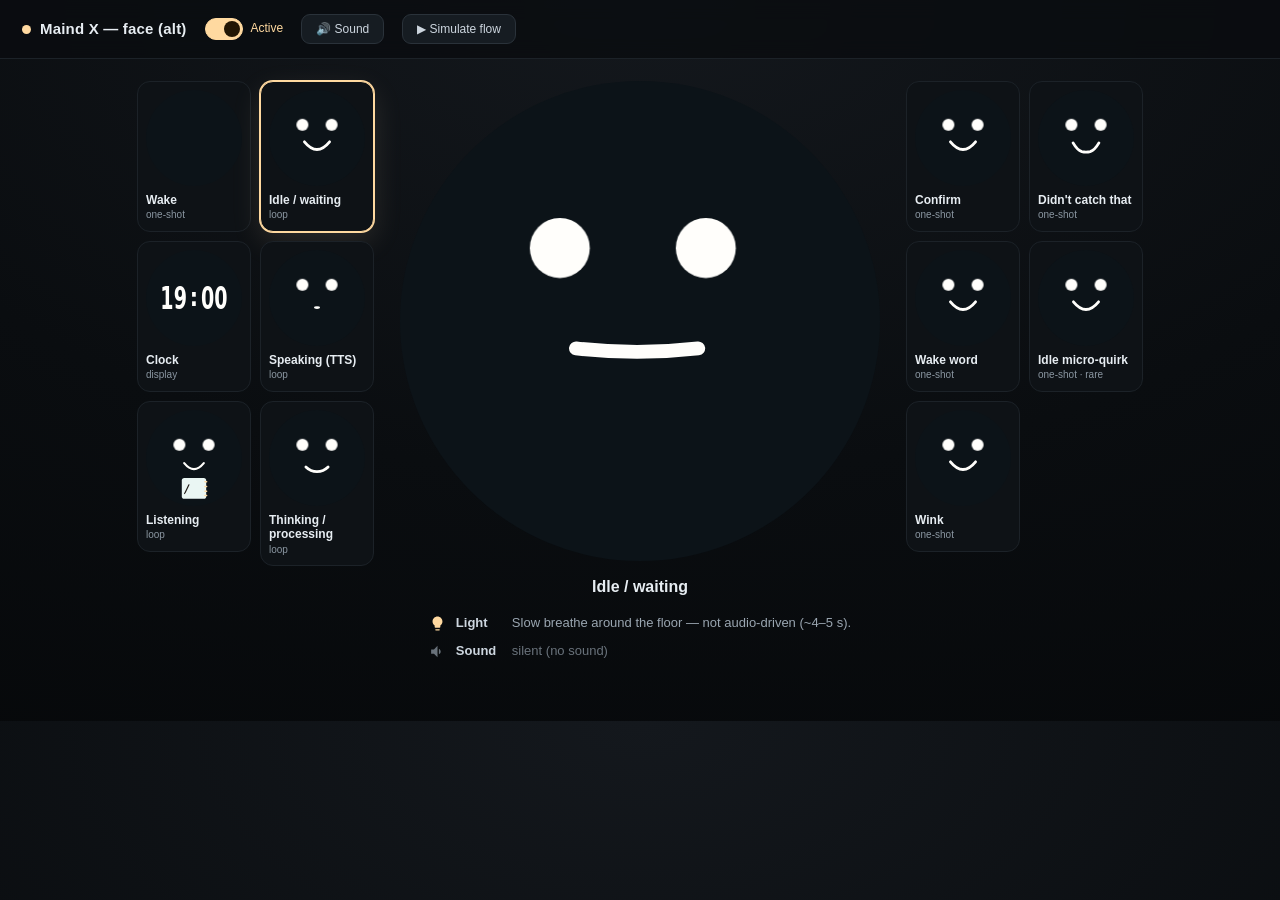
<file: index.html>
<!doctype html>
<html lang="en">
<head>
  <meta charset="utf-8">
  <meta name="viewport" content="width=device-width, initial-scale=1">
  <title>Maind X — face (alt, all states)</title>
  <link rel="stylesheet" href="face.css">
  <link rel="stylesheet" href="state-keyframes.css">
  <link rel="stylesheet" href="face-keyframes.css">
</head>
<body>
  <header class="topbar">
    <h1><span class="dot-ico"></span> Maind X — face (alt)</h1>
    <label class="power" title="Activate (face + mic) / Deactivate (clock only, mic off)">
      <input type="checkbox" id="power" checked>
      <span class="track"><span class="knob"></span></span>
      <span class="plabel">Active</span>
    </label>

    <button class="btn" id="sound" aria-pressed="true">🔊 Sound</button>
    <button class="btn flow-btn" id="flow">▶ Simulate flow</button>
  </header>

  <main>
    <section class="grid grid-side" id="gridLeft"></section>

    <section class="featured">
      <div class="flowbar" id="flowbar" hidden>
        <span class="dotpulse"></span>
        <span class="phase" id="flowphase"></span>
        <button class="btn mic" id="wake">🎤 “Hey Kai”</button>
      </div>
      <div class="stage round st-A3_idle" id="featStage">
        <div class="face">
          <div class="eyes">
            <div class="eye left"><div class="dot"></div></div>
            <div class="eye right"><div class="dot"></div></div>
          </div>
          <div class="mouth">
            <svg class="smile" viewBox="0 0 200 110" aria-hidden="true"><path d="M28 22 Q 100 110 172 22"/></svg>
            <span class="open"></span>
          </div>
        </div>
        <div class="clock"><b class="hh">--</b><b class="cl">:</b><b class="mm">--</b></div>
        <div class="check"><svg viewBox="0 0 100 100"><path d="M26 52 L44 70 L76 32"/></svg></div>
        <div class="bell"><svg viewBox="0 0 24 24"><path d="M12 22c1.1 0 2-.9 2-2h-4c0 1.1.9 2 2 2zm6-6v-5c0-3.07-1.63-5.64-4.5-6.32V4c0-.83-.67-1.5-1.5-1.5S10.5 3.17 10.5 4v.68C7.64 5.36 6 7.92 6 11v5l-2 2v1h16v-1l-2-2z"/></svg></div>
        <div class="notes">
          <div class="pad">
            <span class="ring r1"></span><span class="ring r2"></span><span class="ring r3"></span><span class="ring r4"></span>
            <i class="ln l1"></i><i class="ln l2"></i><i class="ln l3"></i><i class="ln l4"></i>
          </div>
          <div class="pen"></div>
        </div>
      </div>
      <div class="featured-meta">
        <div class="fname" id="fname"></div>
        <div class="finfo">
          <div class="firow light"><span class="ic"><svg viewBox="0 0 24 24"><path d="M9 21c0 .55.45 1 1 1h4c.55 0 1-.45 1-1v-1H9v1zm3-19C8.14 2 5 5.14 5 9c0 2.38 1.19 4.47 3 5.74V17c0 .55.45 1 1 1h6c.55 0 1-.45 1-1v-2.26c1.81-1.27 3-3.36 3-5.74 0-3.86-3.14-7-7-7z"/></svg></span><b>Light</b><span id="flight"></span></div>
          <div class="firow sound"><span class="ic"><svg viewBox="0 0 24 24"><path d="M3 9v6h4l5 5V4L7 9H3zm13.5 3c0-1.77-1.02-3.29-2.5-4.03v8.05c1.48-.73 2.5-2.25 2.5-4.02z"/></svg></span><b>Sound</b><span id="fsound"></span></div>
        </div>
      </div>
    </section>

    <section class="grid grid-side" id="gridRight"></section>
  </main>

  <script src="state-anims.js"></script>
  <script src="sound.js"></script>
  <script src="face.js"></script>
</body>
</html>
</file>
<file: face.css>
/* face.css — alternative face look: round eye dots + animated mouth.
   Reuses state-keyframes.css for the eye / overlay / light animations
   and adds face-keyframes.css for the per-state mouth movement.
   Layout mirrors states.css so the gallery feels identical. */

:root {
  --spd: 1;                       /* global duration multiplier (face.js) */
  --g0: #fffefb;                  /* bright highlight / core (warm white) */
  --g1: #fff1d6;
  --g2: #ffdca6;
  --g3: #f3c587;
  --glow: 255, 224, 184;          /* outer bloom (rgb) — used by light feedback */
  --ish: 96, 58, 14;              /* dark ink for notepad lines */
  --acc: #ffd9a0;                 /* UI accent */
  --bg: #0a0d10;
}

* { box-sizing: border-box; }

html, body {
  margin: 0;
  background: radial-gradient(120% 120% at 50% 0%, #14181d 0%, #0a0d10 55%, #06080a 100%);
  color: #e7edf2;
  font: 14px/1.45 -apple-system, BlinkMacSystemFont, "Segoe UI", Roboto, Helvetica, Arial, sans-serif;
}

/* ---------- Top bar / controls ---------- */
.topbar {
  position: sticky; top: 0; z-index: 10;
  display: flex; flex-wrap: wrap; align-items: center; gap: 18px;
  padding: 14px 22px;
  background: rgba(10, 13, 16, .82);
  backdrop-filter: blur(10px);
  border-bottom: 1px solid #1c2228;
}
.topbar h1 {
  font-size: 15px; font-weight: 650; margin: 0; letter-spacing: .2px;
  display: flex; align-items: center; gap: 9px;
}
.topbar h1 .dot-ico { width: 9px; height: 9px; border-radius: 50%; background: var(--acc); }
.alt-link {
  color: #aeb8c2; text-decoration: none; font-size: 12px;
  padding: 6px 12px; border: 1px solid #2a323a; border-radius: 9px;
}
.alt-link:hover { color: #fff; border-color: var(--acc); }
.ctrl { display: flex; align-items: center; gap: 8px; }
.ctrl label { color: #9aa6b1; font-size: 12px; white-space: nowrap; }
.ctrl input[type=range] { width: 150px; accent-color: var(--acc); }
.val { font-variant-numeric: tabular-nums; color: var(--acc); min-width: 52px; font-size: 12px; }
.btn {
  background: #161c22; color: #cdd6df; border: 1px solid #2a323a; border-radius: 9px;
  padding: 7px 14px; font-size: 12px; cursor: pointer;
}
.btn:hover { border-color: var(--acc); color: #fff; }
.btn:disabled { opacity: .4; cursor: default; }

/* ---------- Power switch ---------- */
.power { display: inline-flex; align-items: center; gap: 8px; cursor: pointer; user-select: none; }
.power input { position: absolute; opacity: 0; width: 0; height: 0; }
.power .track {
  position: relative; width: 38px; height: 22px; border-radius: 999px;
  background: #2a323a; border: 1px solid #3a444e; transition: background .18s, border-color .18s;
}
.power .knob {
  position: absolute; top: 2px; left: 2px; width: 16px; height: 16px; border-radius: 50%;
  background: #cdd6df; transition: transform .18s, background .18s;
}
.power input:checked + .track { background: var(--acc); border-color: var(--acc); }
.power input:checked + .track .knob { transform: translateX(16px); background: #221604; }
.power .plabel { color: #9aa6b1; font-size: 12px; min-width: 22px; }
.power input:checked ~ .plabel { color: var(--acc); }

/* ---------- Lifecycle flow simulation ---------- */
.flow-btn.on { background: var(--acc); color: #221604; font-weight: 650; border-color: var(--acc); }
.hey-btn.on { background: #d97757; color: #1a0f0a; font-weight: 650; border-color: #d97757; }
.hey-btn.on::before { content: ""; }
.flowbar {
  display: flex; align-items: center; justify-content: center; gap: 12px;
  margin-bottom: 10px; padding: 7px 16px;
  background: #10171c; border: 1px solid rgba(var(--glow), .25); border-radius: 999px;
}
.flowbar[hidden] { display: none; }
.flowbar .phase { color: var(--acc); font-size: 13px; font-weight: 600; }
.flowbar .dotpulse {
  width: 9px; height: 9px; border-radius: 50%; background: var(--acc); flex: none;
  animation: fpulse 1.4s ease-in-out infinite;
}
@keyframes fpulse { 0%,100% { opacity: .4; transform: scale(.85); } 50% { opacity: 1; transform: scale(1.1); } }

/* ---------- Layout: thumbnails flank the big visualization in the centre ---------- */
main { display: flex; flex-direction: row; align-items: flex-start; justify-content: center;
  gap: 26px; padding: 22px 22px 60px; max-width: 1400px; margin: 0 auto; }
/* fixed width = the stage, so long per-state descriptions wrap inside it instead of
   widening the centre column and shoving the side rails outward */
.featured { flex: 0 0 480px; width: 480px; display: flex; flex-direction: column; align-items: center;
  gap: 14px; position: sticky; top: 80px; }
.featured-meta { text-align: center; max-width: 480px; }
.featured-meta .fname { font-size: 16px; font-weight: 650; }
.featured-meta .finfo { margin: 16px auto 0; width: fit-content;
  display: flex; flex-direction: column; gap: 9px; text-align: left; }
.featured-meta .firow { display: flex; align-items: center; gap: 10px; font-size: 13px; color: #9aa6b1; }
.featured-meta .firow b { color: #cdd6df; font-weight: 650; min-width: 46px; }
.featured-meta .firow .ic { width: 17px; height: 17px; flex: none; display: inline-flex; }
.featured-meta .firow .ic svg { width: 100%; height: 100%; fill: currentColor; display: block; }
.featured-meta .firow.light .ic { color: var(--acc); }
.featured-meta .firow.sound .ic { color: #ffce7a; }
.featured-meta .firow.silent { color: #69727b; }
.featured-meta .firow.silent .ic { color: #69727b; }

.grid {
  flex: 0 0 auto;
  display: grid; gap: 9px; align-content: start;
  grid-template-columns: repeat(2, 114px);   /* a narrow 2-col column of thumbnails per side */
}
.grid-side { position: sticky; top: 80px; }
.sechead {
  grid-column: 1 / -1;
  margin: 6px 0 0;
  font-size: 12px; font-weight: 650; letter-spacing: .12em; text-transform: uppercase;
  color: #8b97a2;
  display: flex; align-items: center;
}
.card {
  align-self: start;                 /* don't stretch to the row's tallest card — keeps it compact */
  background: #0e1216; border: 1px solid #1c2228; border-radius: 13px;
  padding: 8px; cursor: pointer; transition: border-color .15s, transform .15s;
}
.card:hover { border-color: #34404a; transform: translateY(-2px); }
.card.active { border-color: var(--acc); box-shadow: 0 0 0 1px var(--acc), 0 10px 30px rgba(var(--glow), .12); }
.card .cname { font-weight: 600; margin-top: 7px; font-size: 12px; line-height: 1.2; }
.card .cmeta { color: #8b97a2; font-size: 10px; margin-top: 1px; }

.thumb { position: relative; width: 96px; height: 96px; overflow: visible; border-radius: 11px; }
.thumb .stage { position: absolute; top: 0; left: 0; transform-origin: top left; transform: scale(0.2); }

/* ---------- The 480x480 round stage — FLAT (no 3D shading) ----------
   A uniform dark disc; the eyes + mouth sit in front. No sphere gradient, no
   top sheen, no specular highlight, no volume shadows. The only glow is the
   functional ambient light-feedback ring (lume) — not a 3D highlight. */
.stage {
  position: relative;
  width: 480px; height: 480px;
  display: flex; align-items: center; justify-content: center;
  background: #0c1318;                /* flat — single uniform fill */
  overflow: hidden;
  --lumeRGB: var(--glow);             /* default warm light (unchanged) */
  --lumeLevel: 0;
  box-shadow: 0 0 44px 6px rgba(var(--lumeRGB), var(--lumeLevel));  /* ambient light feedback only */
}
.stage.round { border-radius: 50%; }

/* ---------- The face: round eyes + smile mouth ----------
   - .face groups eyes + mouth so they sit together (eyes on top, mouth below)
   - .eyes / .eye / .dot mirror the states.html structure so state-keyframes.css
     animations (blink, drift, breath, wink, ...) apply unchanged
   - .mouth has two shapes: a smile arc (default) + an oval "open mouth"
     (used by face-keyframes.css to make the mouth move per state) */
.face {
  display: flex; flex-direction: column; align-items: center; gap: 36px;
  position: relative; z-index: 1;
  /* the face sits dead-centre by default; face.js lifts it (inline `top`) only for
     listening and tweens it back to centre fluidly via the Web Animations API */
  top: 0;
  /* fade the whole face in/out for a fluid hand-off to the clock (and back) */
  opacity: 1;
  transition: opacity 380ms ease;
}

.eyes {
  display: flex; align-items: center; gap: 86px;
  transform-origin: center center;
}
.eye {
  width: 60px; height: 60px;
  transform-origin: center center;
}
.dot {
  width: 100%; height: 100%; border-radius: 50%;
  background: var(--g0);
  transform-origin: center center;
  will-change: transform, opacity;
}

.mouth {
  position: relative; width: 220px; height: 96px;
  display: flex; align-items: center; justify-content: center;
  transform-origin: center center;
}
.mouth .smile {
  width: 100%; height: 100%; display: block;
  overflow: visible;                 /* never clip the mouth arc (e.g. the wide thinking arc) */
  transform-origin: center center;
}
.mouth .smile path {
  fill: none; stroke: var(--g0); stroke-width: 16;
  stroke-linecap: round; stroke-linejoin: round;
}
.mouth .open {
  position: absolute; left: 50%; top: 50%;
  width: 56px; height: 64px; border-radius: 50%;
  background: var(--g0);
  transform: translate(-50%, -50%) scaleY(.4);
  transform-origin: center center;
  opacity: 0;
}

/* ---------- Clock overlay (A4_clock) — crossfades in over the fading face ---------- */
.clock {
  display: flex; opacity: 0; pointer-events: none;
  transition: opacity 380ms ease;
  position: absolute; inset: 0; z-index: 2;
  align-items: center; justify-content: center; gap: 8px;
  color: var(--g0);
}
.clock b {
  display: inline-block;
  font: 800 104px/1 ui-rounded, "SF Pro Rounded", "Arial Rounded MT Bold", "Quicksand", system-ui, sans-serif;
  font-variant-numeric: tabular-nums;
  transform: scaleY(1.5) scaleX(0.92);
  transform-origin: center center;
}
.clock .cl { opacity: 1; transform: scaleY(1.18); }

/* ---------- Listening overlay: notepad + writing hand (B2_listening) ---------- */
.notes {
  display: none;
  position: absolute; left: 50%; margin-left: -61px; bottom: 36px; z-index: 2;
  width: 122px; height: 104px;
}
.notes .pad {
  position: absolute; inset: 0; border-radius: 13px; z-index: 2;
  background: #eaf6f3;
}
.notes .ring {
  position: absolute; right: -6px; width: 16px; height: 7px; border-radius: 4px;
  background: var(--g2);
}
.notes .ring.r1 { top: 15px; } .notes .ring.r2 { top: 39px; }
.notes .ring.r3 { top: 63px; } .notes .ring.r4 { top: 84px; }
/* the written lines — no hand; they draw themselves in from the bottom up */
.notes .ln {
  position: absolute; left: 16px; height: 5px; border-radius: 3px;
  background: rgba(var(--ish), .22);
  transform-origin: left center;
}
.notes .ln.l1 { top: 22px; width: 60%; }
.notes .ln.l2 { top: 40px; width: 70%; }
.notes .ln.l3 { top: 58px; width: 52%; }
.notes .ln.l4 { top: 76px; width: 46%; }
/* the pen — writes each line then steps up (penWrite in state-keyframes.css) */
.notes .pen {
  position: absolute; z-index: 3;          /* above the pad (z 2) */
  left: 12px; top: 26px; width: 6px; height: 50px;
  border-radius: 3px; background: #241f1b;
  transform-origin: bottom center;
}
.notes .pen::after {                        /* nib at the bottom = writing tip */
  content: ""; position: absolute; left: 0; bottom: -5px; width: 5px; height: 6px;
  background: #241f1b; border-radius: 0 0 3px 3px;
}

/* ---------- Confirm check overlay (C1_confirm) ---------- */
.check {
  display: none;
  position: absolute; inset: 0; z-index: 2;
  align-items: center; justify-content: center;
}
.check svg { width: 210px; height: 210px; overflow: visible; }
.check path {
  fill: none; stroke: var(--g0); stroke-width: 15;
  stroke-linecap: round; stroke-linejoin: round;
  stroke-dasharray: 80; stroke-dashoffset: 80;
}

/* ---------- Reminder bell overlay (D1_reminder) ---------- */
.bell {
  display: none;
  position: absolute; inset: 0; z-index: 2;
  align-items: center; justify-content: center;
}
.bell svg {
  width: 156px; height: 156px;
  transform-origin: 50% 16%;
}
.bell svg path { fill: var(--g0); }

/* ---------- Ambient light feedback (same as states.css) ---------- */
@property --lumeLevel {
  syntax: "<number>"; initial-value: 0; inherits: false;
}
/* only the formerly-blue light changes: listening / wake word now use a warm neutral
   Claude-logo orange instead of the cool blue (all other states keep their light) */
.st-B2_listening, .st-D2_wakeword { --lumeRGB: 217, 119, 87; }

.stage .eyes, .stage .eye, .stage .dot,
.stage .mouth, .stage .smile, .stage .open {
  animation-fill-mode: both;
  animation-iteration-count: infinite;
}

@media (prefers-reduced-motion: reduce) {
  .stage .eyes, .stage .eye, .stage .dot,
  .stage .mouth, .stage .smile, .stage .open,
  .stage .notes, .stage .notes * { animation: none !important; }
  .st-E4_wink .eye.right .dot { transform: scaleY(.07); }
}
</file>
<file: state-keyframes.css>
/* state-keyframes.css — the Maind X state set (A1..E5): the spec states plus a
   clock (A4_clock) and three height-only expressions (E3..E5).
   Per state: class .st-<ID> on the .stage; animations on the 3 layers
   (.eyes = group, .eye = per-eye, .dot = blink/dim).
   Loops (A3, B1, B2, B3): seamless, 0% == 100%.
   One-shots: the real action sits at the start of the cycle, then hold at
   rest and a quick reset at the end — that's just the preview convention;
   on the device you use only the action window noted in each comment.
   All durations scale with --spd (global multiplier). */

/* ============ A · System & power ============ */

/* === A1_off — Off — static: dots off, dark screen === */
.st-A1_off .dot { opacity: 0; }
.st-A1_off .eye { filter: none; }

/* === A2_wake — Wake — one-shot: ~700ms fade-in + one slow waking blink.
   Action: 0–37% of the 4000ms cycle (~1.5s total). === */
@keyframes A2w-grp {
  0%        { opacity: 0; transform: scale(.92); }
  17%       { opacity: 1; transform: none; }
  90%       { opacity: 1; transform: none; }
  97%, 100% { opacity: 0; transform: scale(.92); }
}
@keyframes A2w-dot {
  0%, 21%   { transform: scaleY(1); }
  26%       { transform: scaleY(.08); }   /* slow close ~200ms */
  28.5%     { transform: scaleY(.08); }   /* sleepy micro pause */
  34%       { transform: scaleY(1.05); }  /* soft reopen */
  37%, 100% { transform: scaleY(1); }
}
.st-A2_wake .eyes {
  animation-name: A2w-grp;
  animation-duration: calc(var(--spd) * 4000ms);
  animation-timing-function: cubic-bezier(.22, 1, .36, 1);
}
.st-A2_wake .dot {
  animation-name: A2w-dot;
  animation-duration: calc(var(--spd) * 4000ms);
  animation-timing-function: cubic-bezier(.45, 0, .3, 1);
}

/* === A3_idle — Idle — loop: ±8% breath over ~4.6s + natural blink every 5–8s
   (13s blink track with two blinks: ~6.3s / ~6.7s intervals). === */
@keyframes A3i-grp {
  0%   { transform: scale(1); }
  50%  { transform: scale(1.08); }
  100% { transform: scale(1); }
}
@keyframes A3i-dot {
  0%, 38.5%  { transform: scaleY(1); }
  39.06%     { transform: scaleY(.07); }   /* ~73ms close + ~73ms open = ~146ms (spec: crisp) */
  39.62%     { transform: scaleY(1); }
  86.4%      { transform: scaleY(1); }
  86.96%     { transform: scaleY(.07); }
  87.52%     { transform: scaleY(1); }
  100%       { transform: scaleY(1); }
}
.st-A3_idle .eyes {
  animation-name: A3i-grp;
  animation-duration: calc(var(--spd) * 4600ms);
  animation-timing-function: ease-in-out;
}
.st-A3_idle .dot {
  animation-name: A3i-dot;
  animation-duration: calc(var(--spd) * 13000ms);
  animation-timing-function: cubic-bezier(.4, 0, .6, 1);
}
/* continuous look-around drift (EMO is never perfectly still): a slow gaze that
   eases left, holds, comes back, eases right — on the .eye layer so it has its
   OWN 7.2s rhythm independent of the 4.6s breath and 13s blink. ±11–12px. */
@keyframes A3i-drift {
  0%   { transform: translateX(0); }
  18%  { transform: translateX(-11px); }
  32%  { transform: translateX(-11px); }   /* small hold looking left */
  50%  { transform: translateX(0); }
  68%  { transform: translateX(12px); }
  82%  { transform: translateX(12px); }     /* small hold looking right */
  100% { transform: translateX(0); }
}
.st-A3_idle .eye {
  animation-name: A3i-drift;
  animation-duration: calc(var(--spd) * 7200ms);
  animation-timing-function: ease-in-out;
}

/* === A4_clock — Clock — display: the eyes give way to a live glowing digital
   clock (HH:MM, colon blinking once per second). The "on the shelf" idle face.
   No eye motion — states.js feeds the real time into every .clock element. === */
.st-A4_clock .eyes  { display: none; }
.st-A4_clock .clock { display: flex; }
@keyframes clkColon {
  0%, 45%   { opacity: 1; }
  55%, 100% { opacity: .12; }     /* the colon ticks: 1 Hz, independent of --spd feel */
}
.st-A4_clock .clock .cl {
  animation-name: clkColon;
  animation-duration: 1000ms;
  animation-iteration-count: infinite;
  animation-timing-function: steps(1, end);
}

/* ============ B · Conversation turn-taking ============ */

/* === B1_speaking — Speaking — loop: breath at speech rhythm (simulated TTS
   envelope, irregular peaks <=8%), tiny drift, blink every ~6s on its own track. === */
@keyframes B1s-grp {
  0%   { transform: scale(1)     translate(0, 0); }
  7%   { transform: scale(1.055) translate(0, -1.5px); }
  13%  { transform: scale(1.02)  translate(.5px, 0); }
  21%  { transform: scale(1.075) translate(1px, -2px); }
  28%  { transform: scale(1.03)  translate(.5px, -.5px); }
  36%  { transform: scale(1.06)  translate(0, -1px); }
  44%  { transform: scale(1.015) translate(-.5px, 0); }
  52%  { transform: scale(1.08)  translate(-1px, -2px); }
  60%  { transform: scale(1.035) translate(-.5px, -.5px); }
  68%  { transform: scale(1.07)  translate(0, -1.5px); }
  76%  { transform: scale(1.02)  translate(.5px, 0); }
  84%  { transform: scale(1.06)  translate(.5px, -1px); }
  92%  { transform: scale(1.025) translate(0, 0); }
  100% { transform: scale(1)     translate(0, 0); }
}
@keyframes B1s-dot {
  0%, 70% { transform: scaleY(1); }
  71.2%   { transform: scaleY(.07); }
  72.4%   { transform: scaleY(1); }
  100%    { transform: scaleY(1); }
}
.st-B1_speaking .eyes {
  animation-name: B1s-grp;
  animation-duration: calc(var(--spd) * 3400ms);
  animation-timing-function: ease-in-out;
}
.st-B1_speaking .dot {
  animation-name: B1s-dot;
  animation-duration: calc(var(--spd) * 6100ms);
  animation-timing-function: cubic-bezier(.4, 0, .6, 1);
}

/* === B2_listening — Listening — loop: dots +12%, HELD STILL, rare blink
   (1 every ~9s). The stillness is the signal: your turn. === */
.st-B2_listening .eyes { transform: scale(1.12); }
@keyframes B2l-dot {
  0%, 54% { transform: scaleY(1); }
  54.8%   { transform: scaleY(.07); }   /* ~72ms close + ~72ms open = ~144ms (crisp) */
  55.6%   { transform: scaleY(1); }
  100%    { transform: scaleY(1); }
}
.st-B2_listening .dot {
  animation-name: B2l-dot;
  animation-duration: calc(var(--spd) * 9000ms);
  animation-timing-function: cubic-bezier(.4, 0, .6, 1);
}

/* === B3_thinking — Thinking/processing — loop ~2s: the gaze slips away and
   comes back, with a slow half-blink on a 3.4s track. No audio sync. === */
@keyframes B3t-grp {
  0%   { transform: none; }
  28%  { transform: translate(10px, -7px); }
  55%  { transform: translate(11px, -6px); }   /* micro-hold "elsewhere" */
  78%  { transform: none; }
  100% { transform: none; }
}
@keyframes B3t-dot {
  0%, 42% { transform: scaleY(1); }
  47%     { transform: scaleY(.3); }    /* slow half blink */
  49%     { transform: scaleY(.3); }
  55%     { transform: scaleY(1); }
  100%    { transform: scaleY(1); }
}
.st-B3_thinking .eyes {
  animation-name: B3t-grp;
  animation-duration: calc(var(--spd) * 2000ms);
  animation-timing-function: cubic-bezier(.4, 0, .2, 1);
}
.st-B3_thinking .dot {
  animation-name: B3t-dot;
  animation-duration: calc(var(--spd) * 3400ms);
  animation-timing-function: ease-in-out;
}

/* ============ C · Feedback & confirmation ============ */

/* === C1_confirm — Confirm — one-shot: the eyes morph into a CHECK ✓, hold,
   then return to eyes. Action ~0–80% of the 2400ms cycle. === */
@keyframes C1eyes {            /* dots shrink + fade out while the check shows, then back */
  0%   { opacity: 1; transform: scale(1); }
  12%  { opacity: 0; transform: scale(.5); }
  80%  { opacity: 0; transform: scale(.5); }
  92%  { opacity: 1; transform: scale(1); }
  100% { opacity: 1; transform: scale(1); }
}
@keyframes C1check {           /* the check draws in, holds, fades out */
  0%   { stroke-dashoffset: 80; opacity: 0; }
  12%  { stroke-dashoffset: 80; opacity: 1; }
  40%  { stroke-dashoffset: 0;  opacity: 1; }
  70%  { stroke-dashoffset: 0;  opacity: 1; }
  82%  { stroke-dashoffset: 0;  opacity: 0; }
  100% { stroke-dashoffset: 0;  opacity: 0; }
}
.st-C1_confirm .check { display: flex; }
.st-C1_confirm .dot {
  animation-name: C1eyes;
  animation-duration: calc(var(--spd) * 2400ms);
  animation-timing-function: cubic-bezier(.4, 0, .3, 1);
}
.st-C1_confirm .check path {
  animation-name: C1check;
  animation-duration: calc(var(--spd) * 2400ms);
  animation-timing-function: cubic-bezier(.45, 0, .25, 1);
  animation-iteration-count: infinite;
  animation-fill-mode: both;
}

/* === C2_didnt_catch — Didn't catch that — one-shot ~600ms: slow blink + gentle
   tilt (left up, right down), a silent "hm?", then back. Action: 0–17% of 3600ms. === */
@keyframes C2d-eye {
  0%    { transform: none; }
  8%    { transform: translateY(var(--ty)); }   /* tilt in ~290ms */
  11%   { transform: translateY(var(--ty)); }   /* micro-hold */
  16.7% { transform: none; }                      /* back to rest (~600ms total) */
  100%  { transform: none; }
}
@keyframes C2d-dot {
  0%, 2% { transform: scaleY(1); }
  6.5%   { transform: scaleY(.1); }    /* slow blink (intentional), ~160ms close */
  11%    { transform: scaleY(1); }
  100%   { transform: scaleY(1); }
}
.st-C2_didnt_catch .eye {
  animation-name: C2d-eye;
  animation-duration: calc(var(--spd) * 3600ms);
  animation-timing-function: cubic-bezier(.34, 1.05, .5, 1);
}
.st-C2_didnt_catch .eye.left  { --ty: -13px; }
.st-C2_didnt_catch .eye.right { --ty: 13px; }
.st-C2_didnt_catch .dot {
  animation-name: C2d-dot;
  animation-duration: calc(var(--spd) * 3600ms);
  animation-timing-function: ease-in-out;
}

/* ============ D · Proactive moments ============ */

/* === D1_reminder — Reminder — one-shot: the eyes morph into a little BELL that
   RINGS (rotates back and forth), holds, then return to eyes. Calm, not alarming.
   Action ~0–82% of the 3200ms cycle. === */
@keyframes D1eyes {           /* eyes shrink + fade while the bell rings, then back */
  0%   { opacity: 1; transform: scale(1); }
  12%  { opacity: 0; transform: scale(.5); }
  82%  { opacity: 0; transform: scale(.5); }
  94%  { opacity: 1; transform: scale(1); }
  100% { opacity: 1; transform: scale(1); }
}
@keyframes D1ring {           /* bell appears, rings (damped swing), holds, fades */
  0%   { opacity: 0; transform: rotate(0); }
  10%  { opacity: 1; transform: rotate(0); }
  16%  { transform: rotate(17deg); }
  23%  { transform: rotate(-15deg); }
  30%  { transform: rotate(12deg); }
  37%  { transform: rotate(-9deg); }
  44%  { transform: rotate(6deg); }
  51%  { transform: rotate(-3deg); }
  58%  { transform: rotate(0); }
  82%  { opacity: 1; transform: rotate(0); }
  92%  { opacity: 0; }
  100% { opacity: 0; transform: rotate(0); }
}
.st-D1_reminder .bell { display: flex; }
.st-D1_reminder .dot {
  animation-name: D1eyes;
  animation-duration: calc(var(--spd) * 3200ms);
  animation-timing-function: cubic-bezier(.4, 0, .3, 1);
}
.st-D1_reminder .bell svg {
  animation-name: D1ring;
  animation-duration: calc(var(--spd) * 3200ms);
  animation-timing-function: ease-in-out;
  animation-iteration-count: infinite;
  animation-fill-mode: both;
}

/* === D2_wakeword — Wake word — one-shot ~400ms: attentive pop (scale up with
   overshoot) settling at the listening size (1.12 = B2).
   Action: 0–15% of 3400ms, holds the LISTEN pose until 86%. === */
@keyframes D2w-grp {
  0%   { transform: scale(1); }
  7%   { transform: scale(1.19); }
  11.8%{ transform: scale(1.095); }
  15%  { transform: scale(1.12); }
  86%  { transform: scale(1.12); }     /* holds the listening pose */
  96%  { transform: scale(1); }
  100% { transform: scale(1); }
}
@keyframes D2w-dot {
  0%   { filter: brightness(1); }
  7%   { filter: brightness(1.22); }   /* subtle attentive flash */
  16%  { filter: brightness(1); }
  100% { filter: brightness(1); }
}
.st-D2_wakeword .eyes {
  animation-name: D2w-grp;
  animation-duration: calc(var(--spd) * 3400ms);
  animation-timing-function: cubic-bezier(.22, 1.3, .36, 1);
}
.st-D2_wakeword .dot {
  animation-name: D2w-dot;
  animation-duration: calc(var(--spd) * 3400ms);
  animation-timing-function: ease-out;
}

/* ============ E · Personality / easter eggs ============ */

/* === E2_quirk — Idle micro-quirk — rare one-shot ~1.3s: slowly looks around
   (left, then right) and back to center, with one natural blink on the way home.
   Spec offers "double-blink OR look-around" — we take the look-around branch so
   it stays ~1s and reads as the slower, more distinctive quirk.
   Action: 0–30% of 4200ms. === */
@keyframes E2q-grp {
  0%   { transform: none; }
  9%   { transform: translate(-17px, 2px); }    /* look left */
  16%  { transform: translate(-15px, 3px); }    /* small hold */
  24%  { transform: translate(15px, -2px); }    /* look right */
  30%  { transform: none; }                      /* back to center (~1260ms) */
  100% { transform: none; }
}
@keyframes E2q-dot {
  0%, 26% { transform: scaleY(1); }
  27.7%   { transform: scaleY(.07); }    /* one natural blink ~143ms as it re-centers */
  29.4%   { transform: scaleY(1); }
  100%    { transform: scaleY(1); }
}
.st-E2_quirk .eyes {
  animation-name: E2q-grp;
  animation-duration: calc(var(--spd) * 4200ms);
  animation-timing-function: cubic-bezier(.4, 0, .2, 1);
}
.st-E2_quirk .dot {
  animation-name: E2q-dot;
  animation-duration: calc(var(--spd) * 4200ms);
  animation-timing-function: cubic-bezier(.4, 0, .6, 1);
}

/* === Listening notepad (B2) — fixed-time, not spd-scaled. White pad, spiral on
   the right; lines write themselves in from the BOTTOM upward. No hand. === */
.st-B2_listening .notes { display: block; }
@keyframes lineDraw {                   /* a line writes itself in, left→right (quick) */
  0%   { transform: scaleX(0); opacity: 0; }
  3%   { opacity: 1; }
  14%  { transform: scaleX(1); opacity: 1; }
  94%  { transform: scaleX(1); opacity: 1; }
  100% { transform: scaleX(1); opacity: 0; }
}
@keyframes penWrite {                   /* the pen writes each line, then steps UP to the next */
  0%   { transform: translate(0, 0)      rotate(26deg); }   /* bottom line, start */
  12%  { transform: translate(46px, 0)   rotate(26deg); }   /* sweep right */
  14%  { transform: translate(2px, -18px) rotate(26deg); }  /* carriage-return up a line */
  25%  { transform: translate(56px, -18px) rotate(26deg); }
  27%  { transform: translate(2px, -36px) rotate(26deg); }
  39%  { transform: translate(60px, -36px) rotate(26deg); }
  41%  { transform: translate(2px, -54px) rotate(26deg); }
  53%  { transform: translate(50px, -54px) rotate(26deg); } /* top line done */
  60%  { transform: translate(74px, -60px) rotate(18deg); } /* lift away */
  90%  { transform: translate(74px, -60px) rotate(18deg); } /* rest while the lines hold */
  100% { transform: translate(0, 0)      rotate(26deg); }   /* back down to start */
}
@keyframes noteBob {                    /* tiny lively bob of the whole pad */
  0%, 100% { transform: translateY(0); }
  50%      { transform: translateY(-3px); }
}
.st-B2_listening .notes { animation: noteBob 2.6s ease-in-out infinite; }
/* the lines fill from the BOTTOM upward, in sequence; the pen writes each one */
.st-B2_listening .ln    { animation: lineDraw 4.4s ease-in-out infinite both; }
.st-B2_listening .ln.l4 { animation-delay: 0s; }
.st-B2_listening .ln.l3 { animation-delay: .6s; }
.st-B2_listening .ln.l2 { animation-delay: 1.2s; }
.st-B2_listening .ln.l1 { animation-delay: 1.8s; }
.st-B2_listening .pen   { animation: penWrite 4.4s ease-in-out infinite both; }

/* === Ambient light feedback (Maind X §0) — EXTERNAL halo, animates --lumeLevel
   on the .stage box-shadow (outer glow). Speak pulses IN TIME with the eyes:
   same 3400 ms + same peak %s as the B1 breath. Never bouncy. === */
@keyframes lumIdle    { 0% { --lumeLevel: .10; } 50% { --lumeLevel: .26; } 100% { --lumeLevel: .10; } }
@keyframes lumSpeak   {   /* peaks aligned to B1s-grp (the speaking eye breath) */
  0%  { --lumeLevel: .20; }  7% { --lumeLevel: .46; } 13% { --lumeLevel: .28; }
  21% { --lumeLevel: .54; } 28% { --lumeLevel: .33; } 36% { --lumeLevel: .47; }
  44% { --lumeLevel: .26; } 52% { --lumeLevel: .56; } 60% { --lumeLevel: .35; }
  68% { --lumeLevel: .52; } 76% { --lumeLevel: .28; } 84% { --lumeLevel: .47; }
  92% { --lumeLevel: .30; } 100% { --lumeLevel: .20; } }
@keyframes lumListen  { 0% { --lumeLevel: .34; } 50% { --lumeLevel: .44; } 100% { --lumeLevel: .34; } }
@keyframes lumWake    { 0% { --lumeLevel: 0; } 28% { --lumeLevel: .40; } 45% { --lumeLevel: .22; } 100% { --lumeLevel: .22; } }
@keyframes lumConfirm { 0% { --lumeLevel: .18; } 9% { --lumeLevel: .52; } 26% { --lumeLevel: .20; } 100% { --lumeLevel: .20; } }
.st-A2_wake        { animation: lumWake    calc(var(--spd) * 4000ms) ease-out    infinite; }
.st-A3_idle,
.st-B3_thinking,
.st-E2_quirk,
.st-E4_wink        { animation: lumIdle    calc(var(--spd) * 4600ms) ease-in-out infinite; }
.st-B1_speaking    { animation: lumSpeak   calc(var(--spd) * 3400ms) ease-in-out infinite; }
.st-C2_didnt_catch { animation: lumSpeak   calc(var(--spd) * 3400ms) ease-in-out infinite; }
.st-B2_listening   { animation: lumListen  calc(var(--spd) * 3000ms) ease-in-out infinite; }
.st-D2_wakeword    { animation: lumListen  calc(var(--spd) * 3000ms) ease-in-out infinite; }
.st-C1_confirm     { animation: lumConfirm calc(var(--spd) * 2400ms) ease-in-out infinite; }
/* A1_off and A4_clock: no stage animation → --lumeLevel 0 = light off (quiet deactivated clock) */

/* ============ E · Personality — expression (height-only) ============ */

/* === E4_wink — Wink — one-shot ~2.6s: the right eye flattens to a line and
   holds shut while the left does a small sympathetic squint. Action: 0–56%. === */
@keyframes E4w-dotR {
  0%, 20% { transform: scaleY(1); }
  23%     { transform: scaleY(.07); }   /* fast snap shut */
  31%     { transform: scaleY(.07); }   /* short hold (was held far too long) */
  37%     { transform: scaleY(1); }     /* quick reopen */
  100%    { transform: scaleY(1); }
}
@keyframes E4w-dotL {
  0%, 18% { transform: scaleY(1); }
  30%     { transform: scaleY(.78); }   /* slight cheek-raise squint */
  46%     { transform: scaleY(.78); }
  56%     { transform: scaleY(1); }
  100%    { transform: scaleY(1); }
}
.st-E4_wink .eye.right .dot {
  animation-name: E4w-dotR;
  animation-duration: calc(var(--spd) * 2600ms);
  animation-timing-function: cubic-bezier(.4, 0, .35, 1);
}
.st-E4_wink .eye.left .dot {
  transform-origin: center bottom;
  animation-name: E4w-dotL;
  animation-duration: calc(var(--spd) * 2600ms);
  animation-timing-function: ease-in-out;
}
</file>
<file: face-keyframes.css>
/* face-keyframes.css — CARTOON expressions for the face (alt) gallery.
   MAXIMUM motion: every visible state stacks motion across all 5 layers
   (.face / .eyes / .eye / .dot / .mouth / .smile / .open) so the face is
   NEVER perfectly still. Co-prime periods make idle loops feel organic.

   Layering:
     state-keyframes.css → overlay / light feedback animations (kept)
     face-keyframes.css  → everything else (loaded LAST, wins on conflict) */

/* === defaults === */
.face            { transform-origin: center center; }
.face .smile     { opacity: 1; transform: scale(1); transform-origin: center center; }
.face .mouth     { transform-origin: center center; }
.face .mouth .open { opacity: 0; }

/* ============ A · System & power ============ */

/* === A1_off — Off === */
.st-A1_off .smile, .st-A1_off .open { opacity: 0; }

/* === A2_wake — it simply APPEARS, like the wake-word perk-up but without the
   startle: a quick squash-and-stretch pop that settles to rest, smiling. === */
@keyframes face-A2-grp {
  0%        { opacity: 0; transform: scale(1, 1) translateY(7px); }
  9%        { opacity: 1; transform: scale(1.09, .93) translateY(2px); }   /* land + squash */
  17%       { transform: scale(.96, 1.08) translateY(-4px); }              /* stretch up */
  25%       { transform: scale(1.03, 1) translateY(-1px); }
  33%, 88%  { opacity: 1; transform: scale(1, 1) translateY(0); }          /* settle + hold */
  97%, 100% { opacity: 0; transform: scale(1, 1) translateY(7px); }
}
.st-A2_wake .face {
  animation: face-A2-grp calc(var(--spd) * 4000ms) cubic-bezier(.3, 1.3, .4, 1) infinite both;
}
/* the eyes + smile just ride the appear (open + smiling) */
.st-A2_wake .eyes { animation: none; }
.st-A2_wake .eye  { animation: none; }
.st-A2_wake .dot  { animation: none; }
.st-A2_wake .smile { animation: none; opacity: 1; }
.st-A2_wake .open { opacity: 0; }

/* === A3_idle — a curious face looking around. ONE choreographed 9s loop drives
   every layer off the SAME timeline so they read as a single performance, not
   competing oscillators: the gaze darts (fast) to a spot and fixates (holds) —
   left, right, up, down — the head leans gently toward where it looks, blinks
   land on the gaze shifts, and a calm breath underlies it all.
   Saccade = tight keyframe gap (fast move); fixation = wide gap (hold);
   the small overshoot-then-settle after each dart is the natural saccade landing. */
@keyframes idleGaze {
  0%, 7% { transform: translate(0, 0); }
  12%    { transform: translate(-17px, 3px); }   /* dart LEFT */
  15%    { transform: translate(-15px, 3px); }   /* settle (saccade landing) */
  29%    { transform: translate(-15px, 4px); }   /* fixate left */
  34%    { transform: translate(15px, 1px); }    /* dart RIGHT */
  37%    { transform: translate(13px, 1px); }    /* settle */
  49%    { transform: translate(13px, 2px); }    /* fixate right */
  54%    { transform: translate(3px, -8px); }    /* glance UP (curious) */
  57%    { transform: translate(2px, -6px); }    /* settle */
  69%    { transform: translate(2px, -6px); }    /* hold up */
  74%    { transform: translate(-7px, 5px); }    /* glance down-left */
  87%    { transform: translate(-7px, 5px); }    /* hold */
  93%    { transform: translate(0, 0); }         /* ease home */
  100%   { transform: translate(0, 0); }
}
.st-A3_idle .eyes {
  animation: idleGaze calc(var(--spd) * 9000ms) cubic-bezier(.45, 0, .25, 1) infinite both;
}
.st-A3_idle .eye { animation: none; }
/* head: calm breath + a gentle lean TOWARD the gaze — same beats as idleGaze */
@keyframes idleHead {
  0%, 7% { transform: scale(1) translate(0, 0) rotate(0); }
  15%    { transform: scale(1.015) translate(-5px, 1px) rotate(-1deg); }   /* lean left */
  29%    { transform: scale(1.025) translate(-5px, 1px) rotate(-1deg); }
  37%    { transform: scale(1.03)  translate(5px, 0)   rotate(1deg); }     /* lean right */
  49%    { transform: scale(1.02)  translate(4px, 0)   rotate(.8deg); }
  57%    { transform: scale(1.04)  translate(1px, -2px) rotate(0); }       /* lift, looking up */
  69%    { transform: scale(1.03)  translate(1px, -2px) rotate(0); }
  74%    { transform: scale(1.02)  translate(-3px, 1px) rotate(-.6deg); }
  87%    { transform: scale(1.02)  translate(-3px, 1px) rotate(-.6deg); }
  93%    { transform: scale(1) translate(0, 0) rotate(0); }
  100%   { transform: scale(1) translate(0, 0) rotate(0); }
}
.st-A3_idle .face {
  animation: idleHead calc(var(--spd) * 9000ms) cubic-bezier(.45, 0, .25, 1) infinite both;
}
/* blinks land ON the gaze shifts (we blink when we change where we look) */
@keyframes idleBlink {
  0%, 10%  { transform: scaleY(1); }
  11.5%    { transform: scaleY(.08); }   /* blink into the left dart */
  13%      { transform: scaleY(1); }
  52%      { transform: scaleY(1); }
  53.5%    { transform: scaleY(.08); }   /* blink into the up-glance */
  55%      { transform: scaleY(1); }
  91%      { transform: scaleY(1); }
  92.5%    { transform: scaleY(.08); }   /* blink on the way home */
  94%      { transform: scaleY(1); }
  100%     { transform: scaleY(1); }
}
.st-A3_idle .dot {
  animation: idleBlink calc(var(--spd) * 9000ms) cubic-bezier(.3, 0, .3, 1) infinite both;
}
/* the mouth drifts WITH the gaze (smaller), so the whole face turns together */
@keyframes idleMouth {
  0%, 7% { transform: translate(0, 0); }
  15%    { transform: translate(-7px, 1px); }
  29%    { transform: translate(-7px, 1px); }
  37%    { transform: translate(6px, 0); }
  49%    { transform: translate(6px, 0); }
  57%    { transform: translate(1px, 1px); }
  69%    { transform: translate(1px, 1px); }
  74%    { transform: translate(-3px, 1px); }
  87%    { transform: translate(-3px, 1px); }
  93%    { transform: translate(0, 0); }
  100%   { transform: translate(0, 0); }
}
.st-A3_idle .mouth {
  animation: idleMouth calc(var(--spd) * 9000ms) cubic-bezier(.45, 0, .25, 1) infinite both;
}
/* calm relaxed smile breath on the same loop */
@keyframes idleSmile {
  0%   { transform: scale(1) translateY(0); }
  50%  { transform: scale(1.04) translateY(-1px); }
  100% { transform: scale(1) translateY(0); }
}
.st-A3_idle .smile {
  animation: idleSmile calc(var(--spd) * 9000ms) ease-in-out infinite both;
}
/* gentle breath for the JS-driven idle face (face.js applies this to .face) */
@keyframes idleBreath {
  0%, 100% { transform: scale(1); }
  50%      { transform: scale(1.04); }
}

/* === A4_clock — fluid hand-off: the face fades out while the clock fades in (and
   back when leaving), like the reminder's eyes-fade morph rather than a hard swap === */
.st-A4_clock .face  { opacity: 0; }            /* fades out (transition on .face) */
.st-A4_clock .eyes  { display: flex; }         /* cancel state-keyframes' display:none so it fades, not snaps */
.st-A4_clock .clock { opacity: 1; }            /* fades in over the face */

/* ============ B · Conversation turn-taking ============ */

/* === B1_speaking — big head bob, eyes squint with bigs, mouth phonemes === */
@keyframes face-B1-grp {
  0%   { transform: scale(1)   translateY(0)   rotate(0); }
  7%   { transform: scale(1.07) translateY(-5px) rotate(.8deg); }
  13%  { transform: scale(1.02) translateY(-1px) rotate(0); }
  21%  { transform: scale(1.1)  translateY(-7px) rotate(-1deg); }
  28%  { transform: scale(1.03) translateY(-2px) rotate(0); }
  36%  { transform: scale(1.08) translateY(-5px) rotate(.6deg); }
  44%  { transform: scale(1.02) translateY(-1px) rotate(0); }
  52%  { transform: scale(1.12) translateY(-8px) rotate(-.8deg); }
  60%  { transform: scale(1.04) translateY(-2px) rotate(0); }
  68%  { transform: scale(1.09) translateY(-6px) rotate(.6deg); }
  76%  { transform: scale(1.03) translateY(-2px) rotate(0); }
  84%  { transform: scale(1.08) translateY(-5px) rotate(-.6deg); }
  92%  { transform: scale(1.04) translateY(-2px) rotate(0); }
  100% { transform: scale(1)   translateY(0)   rotate(0); }
}
/* occasional head turn left/right while speaking — on the `rotate` property (independent
   of the bob's `transform`), on a co-prime period so it reads as casual/random */
@keyframes face-B1-turn {
  0%, 16%   { rotate: 0deg; }
  24%, 36%  { rotate: 6deg; }    /* turn a little right, hold */
  44%, 58%  { rotate: 0deg; }
  66%, 78%  { rotate: -6deg; }   /* turn a little left, hold */
  86%, 100% { rotate: 0deg; }
}
.st-B1_speaking .face {
  animation: face-B1-grp calc(var(--spd) * 3400ms) ease-in-out infinite both,
             face-B1-turn calc(var(--spd) * 8700ms) ease-in-out infinite both;
}
.st-B1_speaking .eyes { animation: none; }
@keyframes face-B1-dot {         /* eyes squint slightly on the biggest beats */
  0%, 6%  { transform: scaleY(1); }
  8%      { transform: scaleY(.7); }
  10%     { transform: scaleY(1); }
  20%     { transform: scaleY(1); }
  22%     { transform: scaleY(.55); }   /* "AAH" squint */
  24%     { transform: scaleY(1); }
  51%     { transform: scaleY(1); }
  53%     { transform: scaleY(.5); }    /* "OOH" squint */
  55%     { transform: scaleY(1); }
  68%     { transform: scaleY(1); }
  69%     { transform: scaleY(.07); }   /* mid-speech blink */
  70.5%   { transform: scaleY(1); }
  100%    { transform: scaleY(1); }
}
.st-B1_speaking .dot {
  animation: face-B1-dot calc(var(--spd) * 3400ms) cubic-bezier(.4, 0, .6, 1) infinite both;
}
@keyframes face-B1-smile-hide { 0%, 100% { opacity: 0; } }
@keyframes face-B1-open {        /* a calm talking mouth: ~5 open/close beats per cycle
                                    (not frantic), vowels open wide/tall between closes */
  0%   { opacity: 1; transform: translate(-50%, -50%) scale(.55, .2); }   /* closed */
  9%   { transform: translate(-50%, -47%) scale(1.05, .88); }             /* open */
  18%  { transform: translate(-50%, -50%) scale(.55, .22); }              /* close */
  27%  { transform: translate(-50%, -46%) scale(.9, 1.05); }              /* tall OOH */
  36%  { transform: translate(-50%, -50%) scale(.55, .2); }               /* close */
  45%  { transform: translate(-50%, -46%) scale(1.18, .8); }              /* wide AAH */
  54%  { transform: translate(-50%, -50%) scale(.55, .22); }              /* close */
  63%  { transform: translate(-50%, -47%) scale(.95, .92); }              /* open */
  72%  { transform: translate(-50%, -50%) scale(.55, .2); }               /* close */
  81%  { transform: translate(-50%, -48%) scale(.85, .62); }              /* small open, trailing */
  90%  { transform: translate(-50%, -50%) scale(.55, .22); }              /* close */
  100% { opacity: 1; transform: translate(-50%, -50%) scale(.55, .2); }   /* shut */
}
.st-B1_speaking .smile {
  animation: face-B1-smile-hide calc(var(--spd) * 3800ms) infinite both;
}
.st-B1_speaking .open {
  animation: face-B1-open calc(var(--spd) * 3800ms) cubic-bezier(.3, 0, .4, 1) infinite both;
}

/* === B2_listening — alert, eyes at NORMAL size. Over a long cycle it does two
   "I'm with you" things, once each, not constantly: a NOD (whole face down/up,
   smooth, no bounce) and then a curious HEAD-TILT to the right (held, then back). === */
@keyframes face-B2-grp {
  0%   { transform: translateY(0) rotate(0); }
  16%  { transform: translateY(0) rotate(0); }
  22%  { transform: translateY(14px) rotate(0); }      /* nod down (whole face) */
  29%  { transform: translateY(0) rotate(0); }          /* up */
  34%  { transform: translateY(12px) rotate(0); }       /* down again */
  41%  { transform: translateY(0) rotate(0); }          /* up */
  54%  { transform: translateY(0) rotate(9deg); }       /* tilt head to the right */
  72%  { transform: translateY(0) rotate(9deg); }       /* hold the curious tilt */
  86%  { transform: translateY(0) rotate(0); }          /* back upright */
  100% { transform: translateY(0) rotate(0); }
}
/* listening lifts the face up (room for the notepad) — applied via JS inline `top`
   in face.js (applyFeatured); the `top` transition on .face eases it back fluidly. */
.st-B2_listening .face {
  animation: face-B2-grp calc(var(--spd) * 7000ms) ease-in-out infinite both;
}
.st-B2_listening .eyes { animation: none; transform: scale(1); }
@keyframes face-B2-dot {
  0%, 54% { transform: scaleY(1); }      /* eyes rest at normal size */
  54.8%   { transform: scaleY(.07); }    /* rare crisp blink */
  55.6%   { transform: scaleY(1); }
  100%    { transform: scaleY(1); }
}
.st-B2_listening .dot {
  animation: face-B2-dot calc(var(--spd) * 9000ms) cubic-bezier(.4, 0, .6, 1) infinite both;
}
@keyframes face-B2-mouth {
  0%, 100% { transform: translateY(0); }
  33%      { transform: translateY(-2px); }
  66%      { transform: translateY(2px); }
}
.st-B2_listening .mouth {
  animation: face-B2-mouth calc(var(--spd) * 2900ms) ease-in-out infinite both;
}
@keyframes face-B2-smile {
  0%, 100% { transform: scale(.78); }
  50%      { transform: scale(.84) translateY(1px); }
}
.st-B2_listening .smile {
  animation: face-B2-smile calc(var(--spd) * 2900ms) ease-in-out infinite both;
}

/* === B3_thinking — pondering: head tilts both ways, eyes scan, mouth purses === */
@keyframes face-B3-grp {
  0%   { transform: rotate(0) translate(0, 0); }
  15%  { transform: rotate(-11deg) translate(7px, -4px); }
  30%  { transform: rotate(-10deg) translate(8px, -4px); }   /* hold left tilt */
  50%  { transform: rotate(0) translate(0, -2px); }          /* through center */
  65%  { transform: rotate(8deg) translate(-6px, -3px); }    /* swing other way */
  80%  { transform: rotate(7deg) translate(-6px, -3px); }
  100% { transform: rotate(0) translate(0, 0); }
}
.st-B3_thinking .face {
  animation: face-B3-grp calc(var(--spd) * 2000ms) cubic-bezier(.4, 0, .2, 1) infinite both;
}
.st-B3_thinking .eyes { animation: none; }
/* thinking: a true ARC OF A CIRCLE with a CONSTANT RADIUS (same circle: centre 100,-12,
   r=90, bottom fixed at y=78). The arc EXTENDS and RETRACTS along that circle — its
   endpoints slide out/in so the span grows and shrinks, but the curvature never changes.
   Morphs because every keyframe is `M .. A 90 90 0 0 1 .. ..` (same structure). */
.st-B3_thinking .mouth { animation: none; }
.st-B3_thinking .smile { animation: none; }
@keyframes face-B3-arc {
  0%   { d: path("M36.4 51.6 A 90 90 0 0 0 163.6 51.6"); }   /* medium span */
  35%  { d: path("M22.1 33 A 90 90 0 0 0 177.9 33"); }       /* extends (longer arc) */
  70%  { d: path("M55 65.9 A 90 90 0 0 0 145 65.9"); }       /* retracts (shorter arc) */
  100% { d: path("M36.4 51.6 A 90 90 0 0 0 163.6 51.6"); }
}
.st-B3_thinking .smile path {
  animation: face-B3-arc calc(var(--spd) * 2400ms) ease-in-out infinite both;
}

/* ============ C · Feedback & confirmation ============ */

/* === C1_confirm — like the reminder: the face is gently "sucked in", the check
   appears in its place, holds, then the face snaps back smoothly (no jarring pop) === */
@keyframes face-C1-grp {
  0%   { transform: scale(1); }
  12%  { transform: scale(.55); }      /* sucked in (anticipation) — the check appears */
  80%  { transform: scale(.55); }      /* hold while the check shows */
  90%  { transform: scale(1.1); }      /* snap back, slight overshoot */
  96%  { transform: scale(.98); }
  100% { transform: scale(1); }        /* settle at normal — no loop jump */
}
.st-C1_confirm .face {
  animation: face-C1-grp calc(var(--spd) * 2400ms) cubic-bezier(.4, 0, .2, 1) infinite both;
}
.st-C1_confirm .eyes { animation: none; }
@keyframes face-C1-dot {
  0%   { opacity: 1; transform: scale(1); }
  12%  { opacity: 0; transform: scale(.5); }     /* eyes fade while the check shows */
  80%  { opacity: 0; transform: scale(.5); }
  90%  { opacity: 1; transform: scale(1.1); }    /* fade back with the face */
  96%  { transform: scale(.98); }
  100% { opacity: 1; transform: scale(1); }
}
.st-C1_confirm .dot {
  animation: face-C1-dot calc(var(--spd) * 2400ms) cubic-bezier(.4, 0, .2, 1) infinite both;
}
@keyframes face-C1-smile {
  0%   { opacity: 1; transform: scale(1); }
  12%  { opacity: 0; transform: scale(.5); }
  80%  { opacity: 0; transform: scale(.5); }
  90%  { opacity: 1; transform: scale(1.1); }    /* return, slight overshoot */
  96%  { transform: scale(.98); }
  100% { opacity: 1; transform: scale(1); }       /* settle at normal */
}
.st-C1_confirm .smile {
  animation: face-C1-smile calc(var(--spd) * 2400ms) cubic-bezier(.4, 0, .2, 1) infinite both;
}

/* === C2_didnt_catch — confused: bigger wobble, eyes tilt, mouth shakes === */
@keyframes face-C2-grp {
  0%   { transform: rotate(0) translateY(0); }
  3%   { transform: rotate(-11deg) translateY(2px); }
  6%   { transform: rotate(9deg) translateY(-1px); }
  9%   { transform: rotate(-7deg) translateY(2px); }
  12%  { transform: rotate(5deg) translateY(-1px); }
  17%  { transform: rotate(0) translateY(0); }
  100% { transform: rotate(0) translateY(0); }
}
.st-C2_didnt_catch .face {
  animation: face-C2-grp calc(var(--spd) * 1800ms) cubic-bezier(.4, .2, .3, 1) infinite both;
}
/* eyes unchanged for "wrong" — just speed them up to match the quicker animation */
.st-C2_didnt_catch .eye,
.st-C2_didnt_catch .eye .dot { animation-duration: calc(var(--spd) * 1800ms); }
/* the mouth starts as a SMILE, quickly curls into the wavy "confused" line (like the
   dizzy emoji), talks briefly, then snaps right back to the smile. Both shapes share
   the same M + 3×Q structure so the CSS `d` morph is smooth. */
@keyframes face-C2-mouthD {
  0%, 8%    { d: path("M26 28 Q 50 70 76 78 Q 100 84 124 78 Q 150 70 174 28"); }   /* smile */
  22%, 34%  { d: path("M26 44 Q 50 22 76 44 Q 100 66 124 44 Q 150 24 174 44"); }   /* curls (wavy), briefly */
  48%, 100% { d: path("M26 28 Q 50 70 76 78 Q 100 84 124 78 Q 150 70 174 28"); }   /* back to smiling right away */
}
.st-C2_didnt_catch .smile path {
  animation: face-C2-mouthD calc(var(--spd) * 1800ms) ease-in-out infinite both;
}
@keyframes face-C2-smile {       /* quick talking pulse while the mouth is wavy */
  0%, 12%  { transform: scaleY(1); }
  22%      { transform: scaleY(1.5); }
  30%      { transform: scaleY(.85); }
  38%      { transform: scaleY(1.4); }
  46%, 100% { transform: scaleY(1); }
}
.st-C2_didnt_catch .smile {
  animation: face-C2-smile calc(var(--spd) * 1800ms) ease-in-out infinite both;
}

/* ============ D · Proactive moments ============ */

/* === D1_reminder — anticipation tremble → bell pops → snap back smiling === */
@keyframes face-D1-grp {
  0%   { transform: scale(1) rotate(0); }
  6%   { transform: scale(.6) rotate(0); }              /* sucked in */
  20%  { transform: scale(.6) rotate(-2deg); }          /* tremble */
  30%  { transform: scale(.62) rotate(2deg); }
  40%  { transform: scale(.6) rotate(-2deg); }
  50%  { transform: scale(.62) rotate(2deg); }
  60%  { transform: scale(.6) rotate(-2deg); }
  70%  { transform: scale(.6) rotate(2deg); }
  82%  { transform: scale(.6) rotate(0); }
  90%  { transform: scale(1.22) rotate(0); }            /* snap back overshoot */
  96%  { transform: scale(.96); }
  100% { transform: scale(1); }
}
.st-D1_reminder .face {
  animation: face-D1-grp calc(var(--spd) * 3200ms) cubic-bezier(.4, 1.6, .4, 1) infinite both;
}
@keyframes face-D1-smile {
  0%   { opacity: 1; transform: scale(1); }
  12%  { opacity: 0; transform: scale(.5); }
  82%  { opacity: 0; transform: scale(.5); }
  92%  { opacity: 1; transform: scale(1.25); }
  100% { opacity: 1; transform: scale(1); }
}
.st-D1_reminder .smile {
  animation: face-D1-smile calc(var(--spd) * 3200ms) cubic-bezier(.4, 1.6, .4, 1) infinite both;
}

/* === D2_wakeword — attentive perk-up (gentle, not a fright): small squash → modest
   lift → settle. Eyes widen only a little, mouth makes a small "o". === */
@keyframes face-D2-grp {
  0%   { transform: scale(1, 1) translateY(0); }
  4%   { transform: scale(1.1, .9) translateY(0); }            /* gentle squash */
  11%  { transform: scale(.94, 1.14) translateY(-6px); }       /* modest lift */
  18%  { transform: scale(1.05, 1.03) translateY(-2px); }
  26%  { transform: scale(1.07, 1.07) translateY(-4px); }
  86%  { transform: scale(1.07, 1.07) translateY(-4px); }
  94%  { transform: scale(1.05, 1.02) translateY(-1px); }
  100% { transform: scale(1, 1) translateY(0); }
}
.st-D2_wakeword .face {
  animation: face-D2-grp calc(var(--spd) * 3400ms) cubic-bezier(.22, 1.6, .36, 1) infinite both;
}
.st-D2_wakeword .eyes { animation: none; }
@keyframes face-D2-dot {
  0%   { transform: scale(1); }
  10%  { transform: scale(1.15); }      /* eyes widen only a little */
  18%  { transform: scale(1.04); }
  25%  { transform: scale(1.08); }
  86%  { transform: scale(1.08); }
  100% { transform: scale(1); }
}
.st-D2_wakeword .dot {
  animation: face-D2-dot calc(var(--spd) * 3400ms) cubic-bezier(.22, 1.6, .36, 1) infinite both;
}
@keyframes face-D2-open {        /* a small surprised "o", then it gives way to the smile */
  0%   { opacity: 0; transform: translate(-50%, -50%) scale(.35); }
  8%   { opacity: 1; transform: translate(-50%, -50%) scale(.8); }    /* small "o" */
  14%  { opacity: 1; transform: translate(-50%, -50%) scale(.65); }
  22%  { opacity: 0; transform: translate(-50%, -50%) scale(.4); }    /* fades fast */
  100% { opacity: 0; }
}
.st-D2_wakeword .open {
  animation: face-D2-open calc(var(--spd) * 3400ms) cubic-bezier(.22, 1.6, .36, 1) infinite both;
}
@keyframes face-D2-smile {       /* smile blooms in right after the surprise — no delay */
  0%, 16% { opacity: 0; transform: scale(.5); }
  26%     { opacity: 1; transform: scale(1.18); }   /* pops in immediately */
  34%     { transform: scale(1); }
  100%    { opacity: 1; transform: scale(1); }
}
.st-D2_wakeword .smile {
  animation: face-D2-smile calc(var(--spd) * 3400ms) cubic-bezier(.34, 1.5, .4, 1) infinite both;
}

/* ============ E · Personality ============ */

/* === E2_quirk — big head turn left + tiny shake → turn right + shake → snap back === */
@keyframes face-E2-grp {
  0%   { transform: rotate(0) translate(0, 0); }
  8%   { transform: rotate(-16deg) translate(-9px, 3px); }
  12%  { transform: rotate(-15deg) translate(-10px, 4px); }       /* tiny shake */
  16%  { transform: rotate(-17deg) translate(-9px, 3px); }
  21%  { transform: rotate(16deg) translate(9px, -3px); }
  25%  { transform: rotate(15deg) translate(10px, -4px); }
  29%  { transform: rotate(17deg) translate(9px, -3px); }
  35%  { transform: rotate(0) translate(0, 0); }
  100% { transform: rotate(0) translate(0, 0); }
}
.st-E2_quirk .face {
  animation: face-E2-grp calc(var(--spd) * 4200ms) cubic-bezier(.4, 0, .2, 1) infinite both;
}
.st-E2_quirk .eyes { animation: none; }

/* === E4_wink — playful nod + smile lift; eyes do the wink === */
@keyframes face-E4-grp {
  0%   { transform: rotate(0) translateY(0); }
  18%  { transform: rotate(6deg) translateY(-3px); }
  46%  { transform: rotate(6deg) translateY(-3px); }
  56%  { transform: rotate(0) translateY(0); }
  100% { transform: rotate(0) translateY(0); }
}
.st-E4_wink .face {
  animation: face-E4-grp calc(var(--spd) * 2600ms) cubic-bezier(.4, 0, .35, 1) infinite both;
}
@keyframes face-E4-smile {
  0%, 14% { transform: scale(1); }
  20%     { transform: scale(1.18) skewY(-5deg); }
  46%     { transform: scale(1.18) skewY(-5deg); }
  56%     { transform: scale(1); }
  100%    { transform: scale(1); }
}
.st-E4_wink .smile {
  animation: face-E4-smile calc(var(--spd) * 2600ms) cubic-bezier(.4, 0, .35, 1) infinite both;
}
</file>
